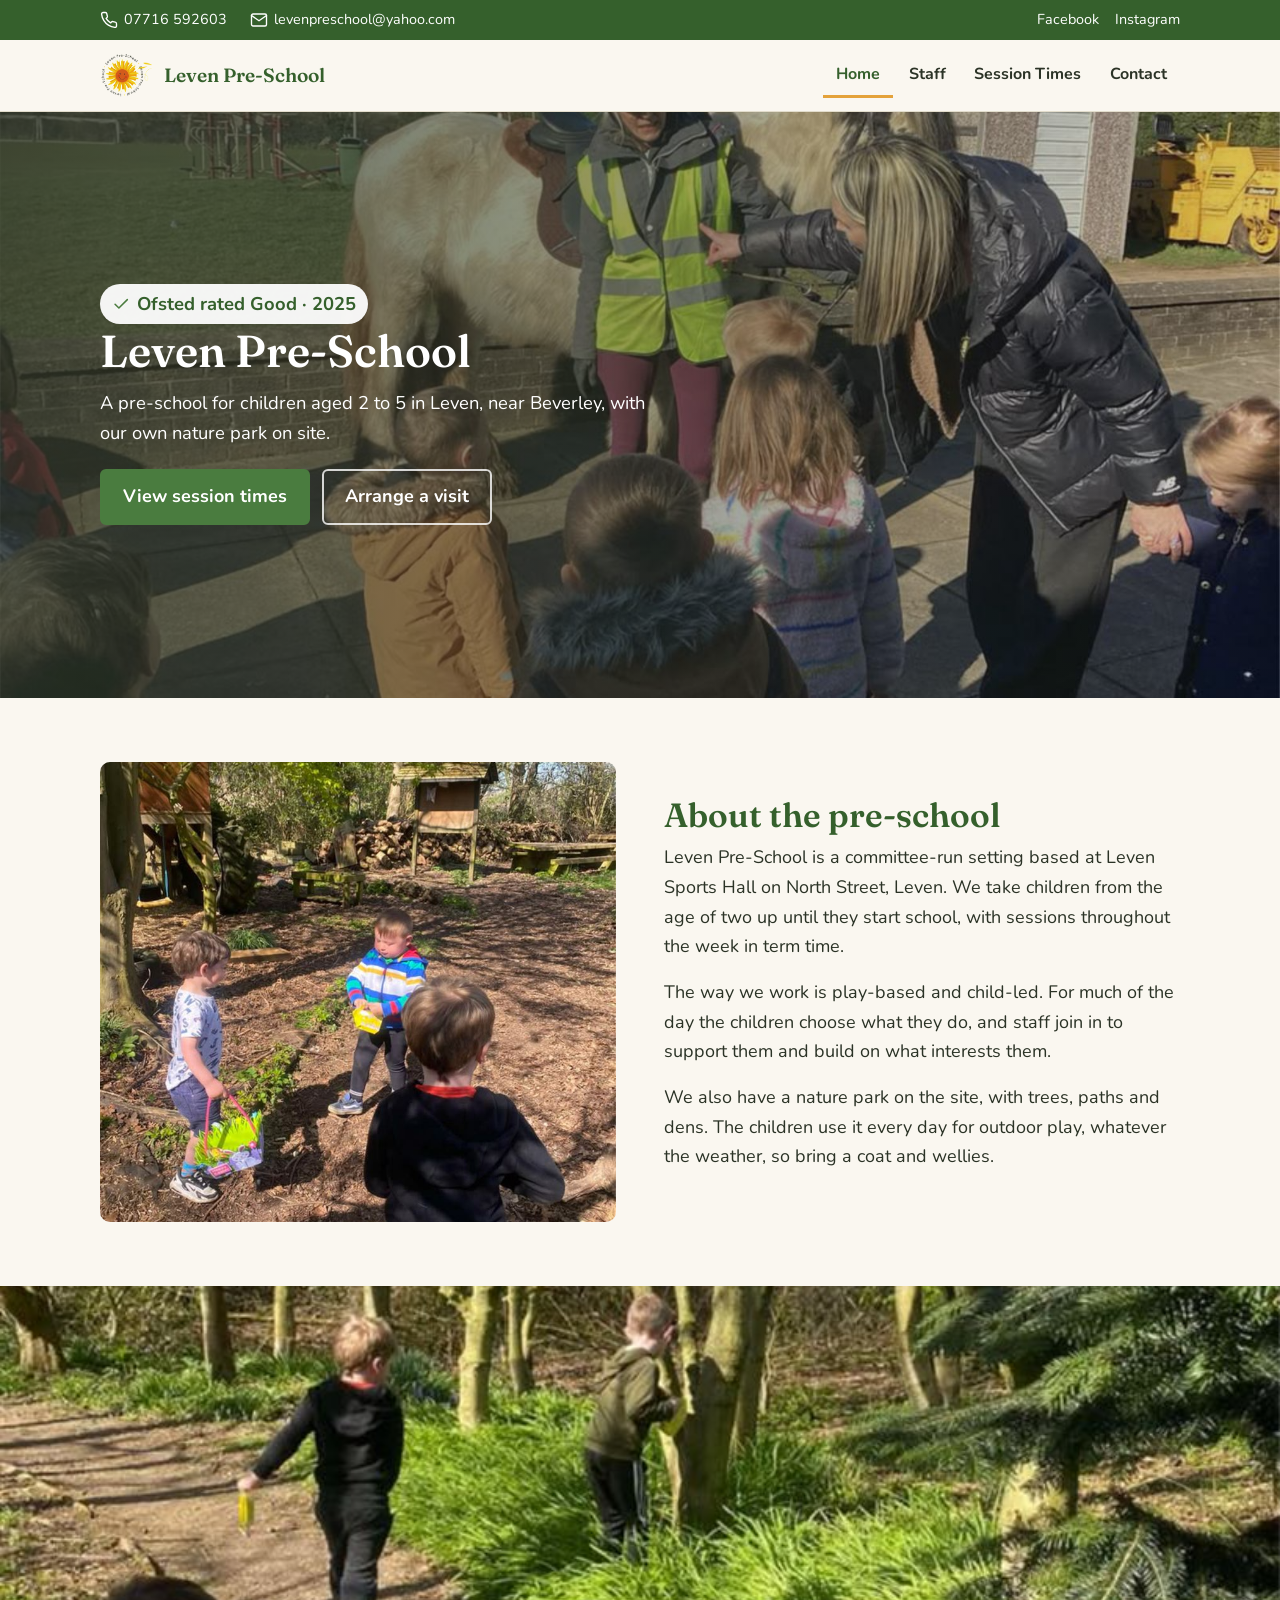
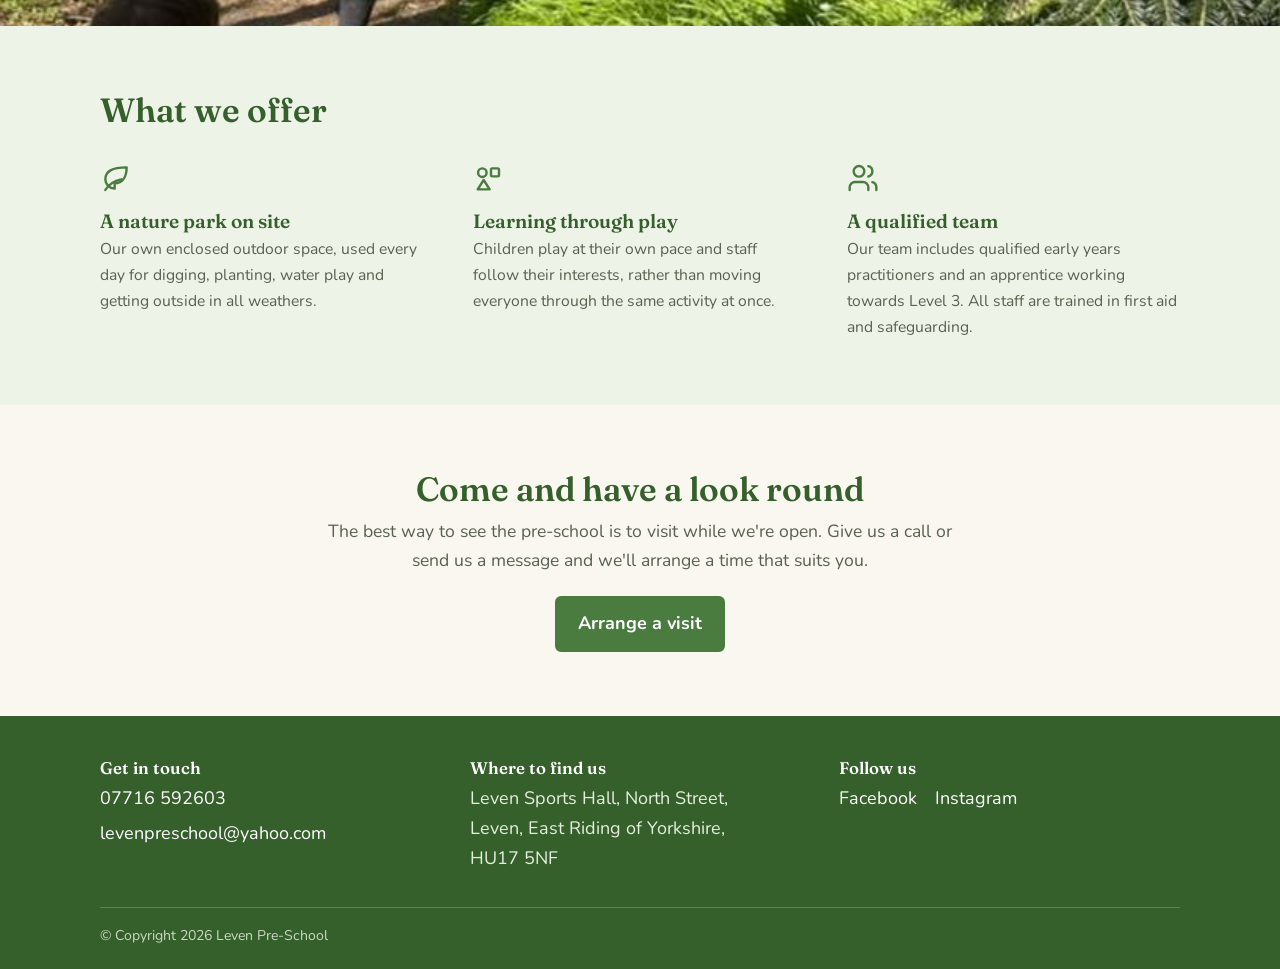
<file: index.html>
<!DOCTYPE html>
<html lang="en-GB">
<head>
<meta charset="UTF-8">
<meta name="viewport" content="width=device-width, initial-scale=1.0">
<title>Leven Pre-School | Leven, East Yorkshire</title>
<meta name="description" content="Leven Pre-School is a committee-run pre-school in Leven, near Beverley, for children aged 2 to 5, with its own nature park on site.">
<link rel="icon" type="image/png" href="assets/favicon.png">
<link rel="preconnect" href="https://fonts.googleapis.com">
<link rel="preconnect" href="https://fonts.gstatic.com" crossorigin>
<link href="https://fonts.googleapis.com/css2?family=Fraunces:opsz,wght@9..144,500;9..144,600&family=Nunito:wght@400;600;700&display=swap" rel="stylesheet">
<link rel="stylesheet" href="style.css">
</head>
<body>

<div class="topbar">
  <div class="wrap">
    <div class="tb-contact">
      <a href="tel:07716592603"><svg class="ico" viewBox="0 0 24 24" fill="none" stroke="currentColor" stroke-width="1.8" stroke-linecap="round" stroke-linejoin="round" aria-hidden="true"><path d="M22 16.92v3a2 2 0 0 1-2.18 2 19.8 19.8 0 0 1-8.63-3.07 19.5 19.5 0 0 1-6-6 19.8 19.8 0 0 1-3.07-8.67A2 2 0 0 1 4.11 2h3a2 2 0 0 1 2 1.72c.13.96.36 1.9.7 2.81a2 2 0 0 1-.45 2.11L8.09 9.91a16 16 0 0 0 6 6l1.27-1.27a2 2 0 0 1 2.11-.45c.9.34 1.85.57 2.81.7A2 2 0 0 1 22 16.92z"/></svg>07716 592603</a>
      <a href="mailto:levenpreschool@yahoo.com"><svg class="ico" viewBox="0 0 24 24" fill="none" stroke="currentColor" stroke-width="1.8" stroke-linecap="round" stroke-linejoin="round" aria-hidden="true"><rect x="2" y="4" width="20" height="16" rx="2"/><path d="m2 6 10 7 10-7"/></svg>levenpreschool@yahoo.com</a>
    </div>
    <div class="tb-social">
      <a href="https://www.facebook.com/share/1BSi1CAocH/" target="_blank" rel="noopener">Facebook</a>
      <a href="https://www.instagram.com/levenpreschool" target="_blank" rel="noopener">Instagram</a>
    </div>
  </div>
</div>

<header class="site">
  <div class="wrap">
    <a class="brand" href="index.html">
      <img src="assets/logo.png" alt="Leven Pre-School logo">
      <b>Leven Pre-School</b>
    </a>
    <button class="nav-toggle" aria-label="Open menu" aria-expanded="false" aria-controls="menu"><span></span><span></span><span></span></button>
    <nav class="main" aria-label="Main">
      <ul id="menu">
        <li><a href="index.html" class="active" aria-current="page">Home</a></li>
        <li><a href="staff.html">Staff</a></li>
        <li><a href="session-times.html">Session Times</a></li>
        <li><a href="contact.html">Contact</a></li>
      </ul>
    </nav>
  </div>
</header>

<main>
<section class="hero">
  <img src="assets/hero.jpg" alt="A group of pre-school children meeting a pony outdoors with two members of staff">
  <div class="overlay">
    <div class="wrap">
      <div class="hero-text">
        <p class="hero-badge"><svg class="ico" viewBox="0 0 24 24" fill="none" stroke="currentColor" stroke-width="2" stroke-linecap="round" stroke-linejoin="round" aria-hidden="true"><path d="M20 6 9 17l-5-5"/></svg>Ofsted rated Good · 2025</p>
        <h1>Leven Pre-School</h1>
        <p>A pre-school for children aged 2 to 5 in Leven, near Beverley, with our own nature park on site.</p>
        <div class="btn-row">
          <a class="btn" href="session-times.html">View session times</a>
          <a class="btn btn-outline on-dark" href="contact.html">Arrange a visit</a>
        </div>
      </div>
    </div>
  </div>
</section>

<section class="section">
  <div class="wrap split">
    <img src="assets/welcome.jpg" alt="Children playing among trees and wooden dens in the pre-school's nature park">
    <div>
      <h2>About the pre-school</h2>
      <p>Leven Pre-School is a committee-run setting based at Leven Sports Hall on North Street, Leven. We take children from the age of two up until they start school, with sessions throughout the week in term time.</p>
      <p>The way we work is play-based and child-led. For much of the day the children choose what they do, and staff join in to support them and build on what interests them.</p>
      <p>We also have a nature park on the site, with trees, paths and dens. The children use it every day for outdoor play, whatever the weather, so bring a coat and wellies.</p>
    </div>
  </div>
</section>

<section class="band">
  <img src="assets/nature.jpg" alt="Children walking along a woodland path in the nature park on a sunny day">
</section>

<section class="section section--tint">
  <div class="wrap">
    <h2>What we offer</h2>
    <div class="features">
      <div class="feature">
        <svg class="ico" viewBox="0 0 24 24" fill="none" stroke="currentColor" stroke-width="1.8" stroke-linecap="round" stroke-linejoin="round" aria-hidden="true"><path d="M11 20A7 7 0 0 1 4 13C4 7 9 4 20 4c0 7-3 12-9 12z"/><path d="M4 21c3-5 7-7 12-8"/></svg>
        <h3>A nature park on site</h3>
        <p>Our own enclosed outdoor space, used every day for digging, planting, water play and getting outside in all weathers.</p>
      </div>
      <div class="feature">
        <svg class="ico" viewBox="0 0 24 24" fill="none" stroke="currentColor" stroke-width="1.8" stroke-linecap="round" stroke-linejoin="round" aria-hidden="true"><circle cx="7" cy="8" r="3.2"/><rect x="13.5" y="4.8" width="6" height="6" rx="1"/><path d="M8 13.5 12.5 20.5h-9z"/></svg>
        <h3>Learning through play</h3>
        <p>Children play at their own pace and staff follow their interests, rather than moving everyone through the same activity at once.</p>
      </div>
      <div class="feature">
        <svg class="ico" viewBox="0 0 24 24" fill="none" stroke="currentColor" stroke-width="1.8" stroke-linecap="round" stroke-linejoin="round" aria-hidden="true"><path d="M16 21v-2a4 4 0 0 0-4-4H6a4 4 0 0 0-4 4v2"/><circle cx="9" cy="7" r="4"/><path d="M22 21v-2a4 4 0 0 0-3-3.87"/><path d="M16 3.13a4 4 0 0 1 0 7.75"/></svg>
        <h3>A qualified team</h3>
        <p>Our team includes qualified early years practitioners and an apprentice working towards Level 3. All staff are trained in first aid and safeguarding.</p>
      </div>
    </div>
  </div>
</section>

<section class="section">
  <div class="wrap measure center">
    <h2>Come and have a look round</h2>
    <p class="lead center">The best way to see the pre-school is to visit while we're open. Give us a call or send us a message and we'll arrange a time that suits you.</p>
    <div class="btn-row center">
      <a class="btn" href="contact.html">Arrange a visit</a>
    </div>
  </div>
</section>
</main>

<footer class="site">
  <div class="wrap">
    <div class="cols">
      <div>
        <h3>Get in touch</h3>
        <p><a href="tel:07716592603">07716 592603</a></p>
        <p><a href="mailto:levenpreschool@yahoo.com">levenpreschool@yahoo.com</a></p>
      </div>
      <div>
        <h3>Where to find us</h3>
        <p>Leven Sports Hall, North Street,<br>Leven, East Riding of Yorkshire,<br>HU17 5NF</p>
      </div>
      <div>
        <h3>Follow us</h3>
        <p class="foot-social"><a href="https://www.facebook.com/share/1BSi1CAocH/" target="_blank" rel="noopener">Facebook</a><a href="https://www.instagram.com/levenpreschool" target="_blank" rel="noopener">Instagram</a></p>
      </div>
    </div>
    <div class="copyright">© Copyright 2026 Leven Pre-School</div>
  </div>
</footer>

<script src="nav.js"></script>
</body>
</html>
</file>
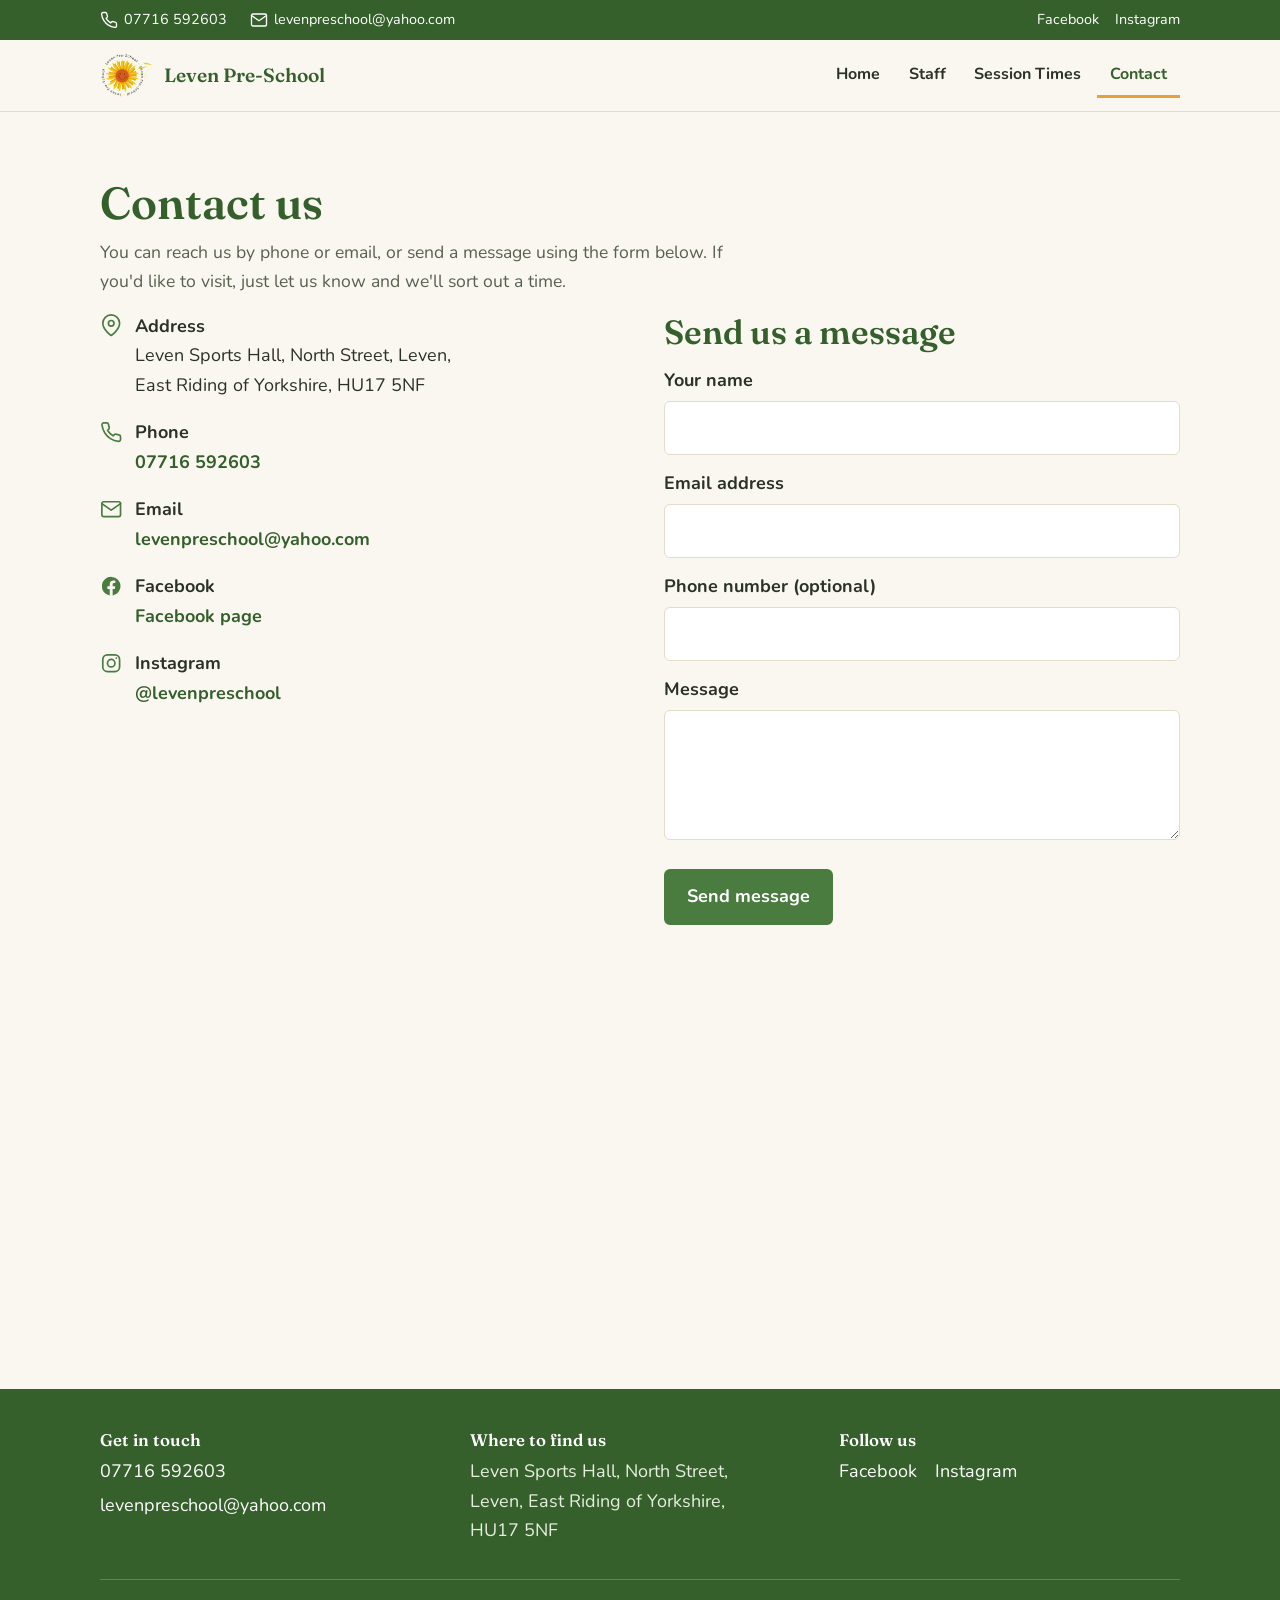
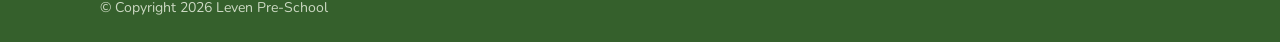
<file: contact.html>
<!DOCTYPE html>
<html lang="en-GB">
<head>
<meta charset="UTF-8">
<meta name="viewport" content="width=device-width, initial-scale=1.0">
<title>Contact | Leven Pre-School</title>
<meta name="description" content="Contact Leven Pre-School in Leven, East Riding of Yorkshire. Call, email or send us a message.">
<link rel="icon" type="image/png" href="assets/favicon.png">
<link rel="preconnect" href="https://fonts.googleapis.com">
<link rel="preconnect" href="https://fonts.gstatic.com" crossorigin>
<link href="https://fonts.googleapis.com/css2?family=Fraunces:opsz,wght@9..144,500;9..144,600&family=Nunito:wght@400;600;700&display=swap" rel="stylesheet">
<link rel="stylesheet" href="style.css">
</head>
<body>

<div class="topbar">
  <div class="wrap">
    <div class="tb-contact">
      <a href="tel:07716592603"><svg class="ico" viewBox="0 0 24 24" fill="none" stroke="currentColor" stroke-width="1.8" stroke-linecap="round" stroke-linejoin="round" aria-hidden="true"><path d="M22 16.92v3a2 2 0 0 1-2.18 2 19.8 19.8 0 0 1-8.63-3.07 19.5 19.5 0 0 1-6-6 19.8 19.8 0 0 1-3.07-8.67A2 2 0 0 1 4.11 2h3a2 2 0 0 1 2 1.72c.13.96.36 1.9.7 2.81a2 2 0 0 1-.45 2.11L8.09 9.91a16 16 0 0 0 6 6l1.27-1.27a2 2 0 0 1 2.11-.45c.9.34 1.85.57 2.81.7A2 2 0 0 1 22 16.92z"/></svg>07716 592603</a>
      <a href="mailto:levenpreschool@yahoo.com"><svg class="ico" viewBox="0 0 24 24" fill="none" stroke="currentColor" stroke-width="1.8" stroke-linecap="round" stroke-linejoin="round" aria-hidden="true"><rect x="2" y="4" width="20" height="16" rx="2"/><path d="m2 6 10 7 10-7"/></svg>levenpreschool@yahoo.com</a>
    </div>
    <div class="tb-social">
      <a href="https://www.facebook.com/share/1BSi1CAocH/" target="_blank" rel="noopener">Facebook</a>
      <a href="https://www.instagram.com/levenpreschool" target="_blank" rel="noopener">Instagram</a>
    </div>
  </div>
</div>

<header class="site">
  <div class="wrap">
    <a class="brand" href="index.html">
      <img src="assets/logo.png" alt="Leven Pre-School logo">
      <b>Leven Pre-School</b>
    </a>
    <button class="nav-toggle" aria-label="Open menu" aria-expanded="false" aria-controls="menu"><span></span><span></span><span></span></button>
    <nav class="main" aria-label="Main">
      <ul id="menu">
        <li><a href="index.html">Home</a></li>
        <li><a href="staff.html">Staff</a></li>
        <li><a href="session-times.html">Session Times</a></li>
        <li><a href="contact.html" class="active" aria-current="page">Contact</a></li>
      </ul>
    </nav>
  </div>
</header>

<main>
<section class="section">
  <div class="wrap">
    <h1>Contact us</h1>
    <p class="lead">You can reach us by phone or email, or send a message using the form below. If you'd like to visit, just let us know and we'll sort out a time.</p>

    <div class="contact-grid">
      <div>
        <ul class="info-list">
          <li>
            <svg class="ico" viewBox="0 0 24 24" fill="none" stroke="currentColor" stroke-width="1.8" stroke-linecap="round" stroke-linejoin="round" aria-hidden="true"><path d="M21 10c0 7-9 13-9 13s-9-6-9-13a9 9 0 0 1 18 0z"/><circle cx="12" cy="10" r="3"/></svg>
            <div><span class="label">Address</span>Leven Sports Hall, North Street, Leven,<br>East Riding of Yorkshire, HU17 5NF</div>
          </li>
          <li>
            <svg class="ico" viewBox="0 0 24 24" fill="none" stroke="currentColor" stroke-width="1.8" stroke-linecap="round" stroke-linejoin="round" aria-hidden="true"><path d="M22 16.92v3a2 2 0 0 1-2.18 2 19.8 19.8 0 0 1-8.63-3.07 19.5 19.5 0 0 1-6-6 19.8 19.8 0 0 1-3.07-8.67A2 2 0 0 1 4.11 2h3a2 2 0 0 1 2 1.72c.13.96.36 1.9.7 2.81a2 2 0 0 1-.45 2.11L8.09 9.91a16 16 0 0 0 6 6l1.27-1.27a2 2 0 0 1 2.11-.45c.9.34 1.85.57 2.81.7A2 2 0 0 1 22 16.92z"/></svg>
            <div><span class="label">Phone</span><a href="tel:07716592603">07716 592603</a></div>
          </li>
          <li>
            <svg class="ico" viewBox="0 0 24 24" fill="none" stroke="currentColor" stroke-width="1.8" stroke-linecap="round" stroke-linejoin="round" aria-hidden="true"><rect x="2" y="4" width="20" height="16" rx="2"/><path d="m2 6 10 7 10-7"/></svg>
            <div><span class="label">Email</span><a href="mailto:levenpreschool@yahoo.com">levenpreschool@yahoo.com</a></div>
          </li>
          <li>
            <svg class="ico" viewBox="0 0 24 24" fill="currentColor" aria-hidden="true"><path d="M22 12a10 10 0 1 0-11.56 9.88v-6.99H7.9V12h2.54V9.8c0-2.5 1.49-3.89 3.77-3.89 1.09 0 2.24.2 2.24.2v2.46h-1.26c-1.24 0-1.63.77-1.63 1.56V12h2.78l-.44 2.89h-2.34v6.99A10 10 0 0 0 22 12z"/></svg>
            <div><span class="label">Facebook</span><a href="https://www.facebook.com/share/1BSi1CAocH/" target="_blank" rel="noopener">Facebook page</a></div>
          </li>
          <li>
            <svg class="ico" viewBox="0 0 24 24" fill="none" stroke="currentColor" stroke-width="1.8" stroke-linecap="round" stroke-linejoin="round" aria-hidden="true"><rect x="3" y="3" width="18" height="18" rx="5"/><circle cx="12" cy="12" r="4"/><circle cx="17.5" cy="6.5" r="1" fill="currentColor" stroke="none"/></svg>
            <div><span class="label">Instagram</span><a href="https://www.instagram.com/levenpreschool" target="_blank" rel="noopener">@levenpreschool</a></div>
          </li>
        </ul>
      </div>

      <form class="contact" id="contact-form" novalidate>
        <h2>Send us a message</h2>
        <label for="name">Your name</label>
        <input type="text" id="name" name="name" autocomplete="name" required>

        <label for="email">Email address</label>
        <input type="email" id="email" name="email" autocomplete="email" required>

        <label for="phone">Phone number (optional)</label>
        <input type="tel" id="phone" name="phone" autocomplete="tel">

        <label for="message">Message</label>
        <textarea id="message" name="message" required></textarea>

        <div class="hp" aria-hidden="true"><label>Leave this field empty<input type="text" name="_gotcha" tabindex="-1" autocomplete="off"></label></div>

        <button class="btn" type="submit">Send message</button>
        <p class="form-status" id="form-status" role="status" aria-live="polite"></p>
      </form>
    </div>
  </div>
</section>

<section class="map" aria-label="Map showing the location of Leven Pre-School">
  <!-- Map: replace the src below with the embed link from Google Maps (Share > Embed a map > copy the src URL) when you have it. -->
  <iframe
    title="Map showing the location of Leven Pre-School"
    src="https://www.google.com/maps?q=Leven+Sports+Hall+North+Street+Leven+HU17+5NF&output=embed"
    loading="lazy" referrerpolicy="no-referrer-when-downgrade"></iframe>
</section>
</main>

<footer class="site">
  <div class="wrap">
    <div class="cols">
      <div>
        <h3>Get in touch</h3>
        <p><a href="tel:07716592603">07716 592603</a></p>
        <p><a href="mailto:levenpreschool@yahoo.com">levenpreschool@yahoo.com</a></p>
      </div>
      <div>
        <h3>Where to find us</h3>
        <p>Leven Sports Hall, North Street,<br>Leven, East Riding of Yorkshire,<br>HU17 5NF</p>
      </div>
      <div>
        <h3>Follow us</h3>
        <p class="foot-social"><a href="https://www.facebook.com/share/1BSi1CAocH/" target="_blank" rel="noopener">Facebook</a><a href="https://www.instagram.com/levenpreschool" target="_blank" rel="noopener">Instagram</a></p>
      </div>
    </div>
    <div class="copyright">© Copyright 2026 Leven Pre-School</div>
  </div>
</footer>

<script src="nav.js"></script>
<script>
(function(){
  // Contact form.
  // To send messages online, paste your Formspree endpoint between the quotes below
  // (sign up free at formspree.io, create a form, copy its endpoint, e.g. "https://formspree.io/f/abcdwxyz").
  // While this is empty, the form falls back to opening the visitor's own email app.
  var FORMSPREE_ENDPOINT = "";
  var EMAIL = "levenpreschool@yahoo.com";

  var form = document.getElementById('contact-form');
  var statusEl = document.getElementById('form-status');

  function setStatus(msg, type){ statusEl.textContent = msg; statusEl.className = 'form-status ' + type; }

  form.addEventListener('submit', function(e){
    e.preventDefault();
    if (!form.checkValidity()) { form.reportValidity(); return; }

    var data = new FormData(form);
    var name = (data.get('name') || '').trim();
    var email = (data.get('email') || '').trim();
    var phone = (data.get('phone') || '').trim();
    var message = (data.get('message') || '').trim();

    function openEmailApp(){
      var subject = 'Website enquiry from ' + name;
      var body = 'Name: ' + name + '\nEmail: ' + email + (phone ? '\nPhone: ' + phone : '') + '\n\n' + message;
      window.location.href = 'mailto:' + EMAIL +
        '?subject=' + encodeURIComponent(subject) + '&body=' + encodeURIComponent(body);
      setStatus('Your email app should now open with your message ready. It has not been sent yet. Please press send in your email app. If nothing opened, email us directly at ' + EMAIL + '.', 'info');
    }

    if (FORMSPREE_ENDPOINT) {
      setStatus('Sending your message…', 'info');
      fetch(FORMSPREE_ENDPOINT, { method: 'POST', body: data, headers: { 'Accept': 'application/json' } })
        .then(function(r){
          if (r.ok) { form.reset(); setStatus('Thanks, your message has been sent. We\'ll get back to you soon.', 'success'); }
          else { openEmailApp(); }
        })
        .catch(function(){ openEmailApp(); });
    } else {
      openEmailApp();
    }
  });
})();
</script>
</body>
</html>
</file>
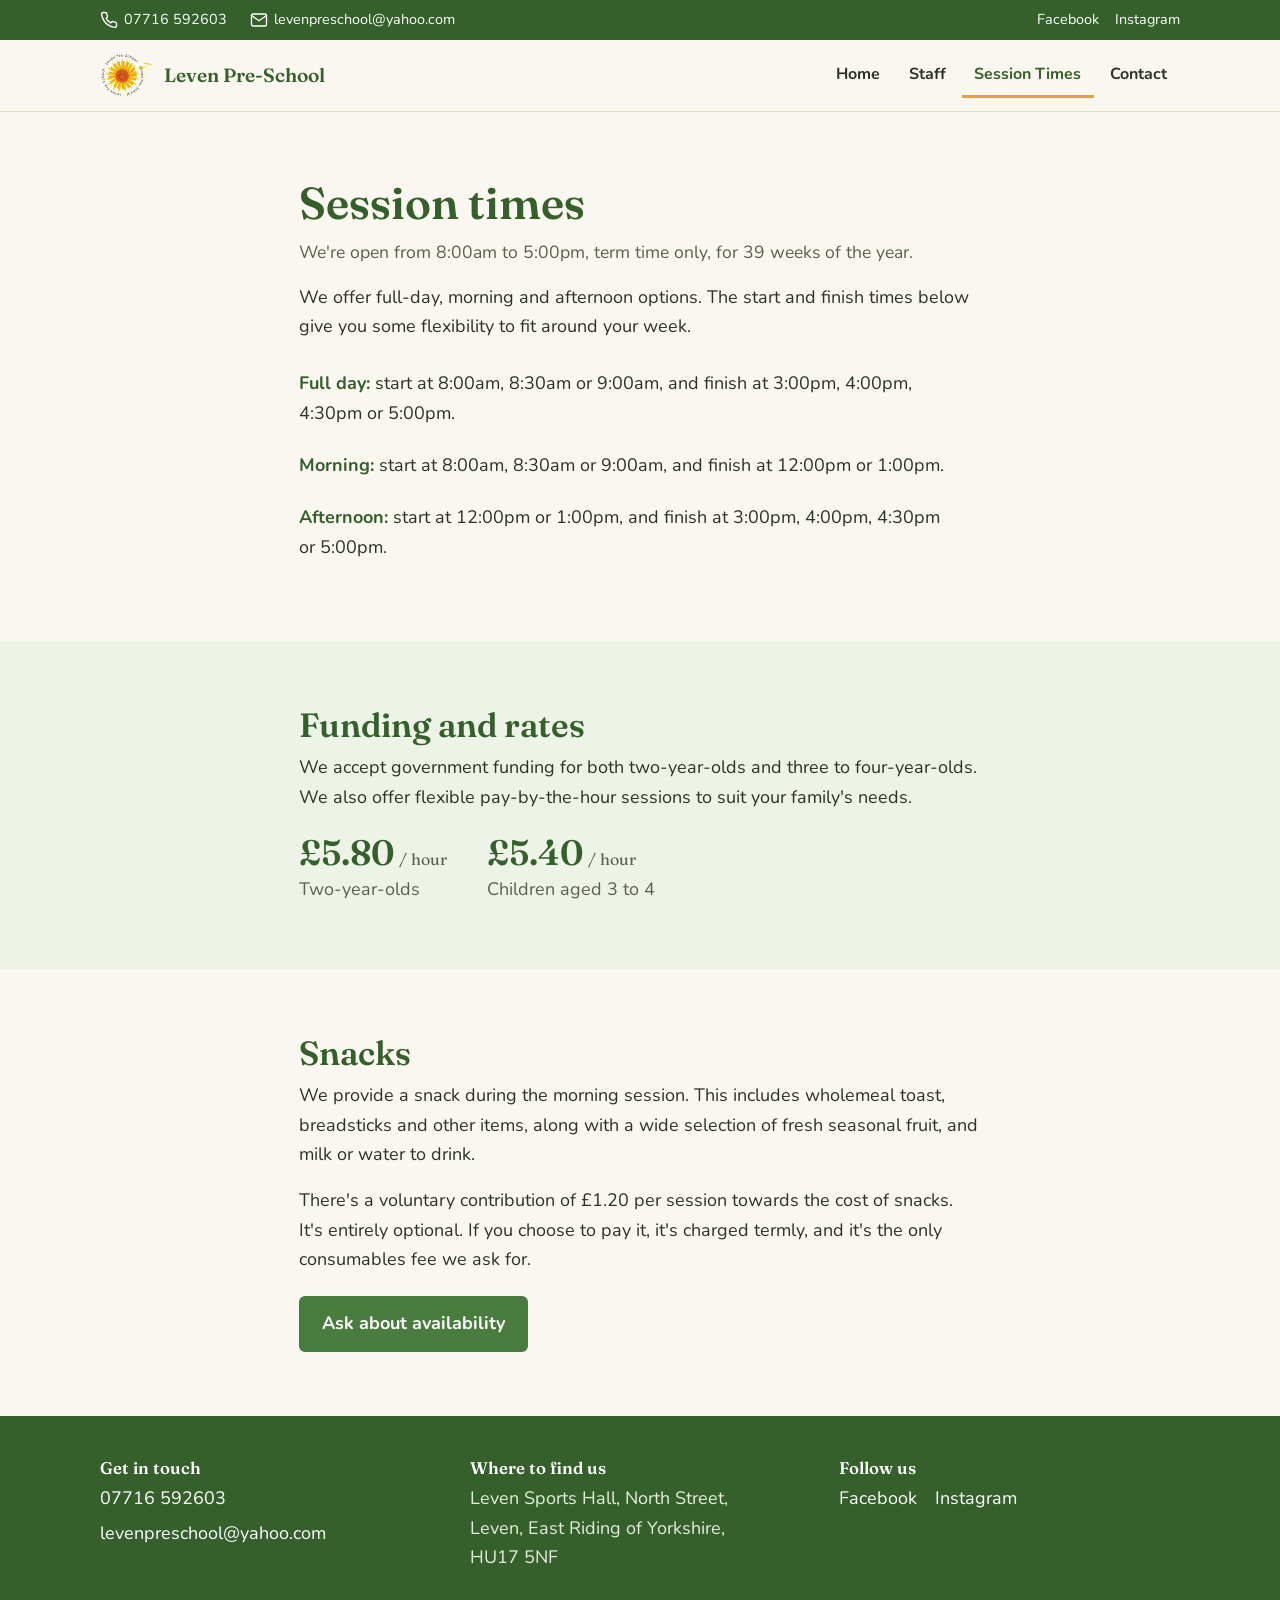
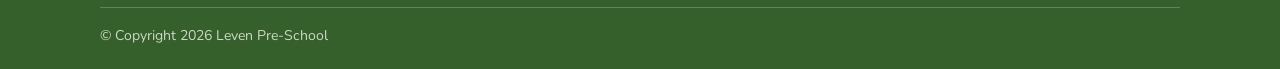
<file: session-times.html>
<!DOCTYPE html>
<html lang="en-GB">
<head>
<meta charset="UTF-8">
<meta name="viewport" content="width=device-width, initial-scale=1.0">
<title>Session Times | Leven Pre-School</title>
<meta name="description" content="Session times, funding and rates at Leven Pre-School. Open 8:00am to 5:00pm, term time only, with day, morning and afternoon options.">
<link rel="icon" type="image/png" href="assets/favicon.png">
<link rel="preconnect" href="https://fonts.googleapis.com">
<link rel="preconnect" href="https://fonts.gstatic.com" crossorigin>
<link href="https://fonts.googleapis.com/css2?family=Fraunces:opsz,wght@9..144,500;9..144,600&family=Nunito:wght@400;600;700&display=swap" rel="stylesheet">
<link rel="stylesheet" href="style.css">
</head>
<body>

<div class="topbar">
  <div class="wrap">
    <div class="tb-contact">
      <a href="tel:07716592603"><svg class="ico" viewBox="0 0 24 24" fill="none" stroke="currentColor" stroke-width="1.8" stroke-linecap="round" stroke-linejoin="round" aria-hidden="true"><path d="M22 16.92v3a2 2 0 0 1-2.18 2 19.8 19.8 0 0 1-8.63-3.07 19.5 19.5 0 0 1-6-6 19.8 19.8 0 0 1-3.07-8.67A2 2 0 0 1 4.11 2h3a2 2 0 0 1 2 1.72c.13.96.36 1.9.7 2.81a2 2 0 0 1-.45 2.11L8.09 9.91a16 16 0 0 0 6 6l1.27-1.27a2 2 0 0 1 2.11-.45c.9.34 1.85.57 2.81.7A2 2 0 0 1 22 16.92z"/></svg>07716 592603</a>
      <a href="mailto:levenpreschool@yahoo.com"><svg class="ico" viewBox="0 0 24 24" fill="none" stroke="currentColor" stroke-width="1.8" stroke-linecap="round" stroke-linejoin="round" aria-hidden="true"><rect x="2" y="4" width="20" height="16" rx="2"/><path d="m2 6 10 7 10-7"/></svg>levenpreschool@yahoo.com</a>
    </div>
    <div class="tb-social">
      <a href="https://www.facebook.com/share/1BSi1CAocH/" target="_blank" rel="noopener">Facebook</a>
      <a href="https://www.instagram.com/levenpreschool" target="_blank" rel="noopener">Instagram</a>
    </div>
  </div>
</div>

<header class="site">
  <div class="wrap">
    <a class="brand" href="index.html">
      <img src="assets/logo.png" alt="Leven Pre-School logo">
      <b>Leven Pre-School</b>
    </a>
    <button class="nav-toggle" aria-label="Open menu" aria-expanded="false" aria-controls="menu"><span></span><span></span><span></span></button>
    <nav class="main" aria-label="Main">
      <ul id="menu">
        <li><a href="index.html">Home</a></li>
        <li><a href="staff.html">Staff</a></li>
        <li><a href="session-times.html" class="active" aria-current="page">Session Times</a></li>
        <li><a href="contact.html">Contact</a></li>
      </ul>
    </nav>
  </div>
</header>

<main>
<section class="section">
  <div class="wrap measure">
    <h1>Session times</h1>
    <p class="lead">We're open from 8:00am to 5:00pm, term time only, for 39 weeks of the year.</p>
    <p>We offer full-day, morning and afternoon options. The start and finish times below give you some flexibility to fit around your week.</p>

    <ul class="time-list">
      <li><b>Full day:</b> start at 8:00am, 8:30am or 9:00am, and finish at 3:00pm, 4:00pm, 4:30pm or 5:00pm.</li>
      <li><b>Morning:</b> start at 8:00am, 8:30am or 9:00am, and finish at 12:00pm or 1:00pm.</li>
      <li><b>Afternoon:</b> start at 12:00pm or 1:00pm, and finish at 3:00pm, 4:00pm, 4:30pm or 5:00pm.</li>
    </ul>
  </div>
</section>

<section class="section section--tint">
  <div class="wrap measure">
    <h2>Funding and rates</h2>
    <p>We accept government funding for both two-year-olds and three to four-year-olds. We also offer flexible pay-by-the-hour sessions to suit your family's needs.</p>
    <div class="rates">
      <div class="rate">
        <div class="fig">£5.80<span> / hour</span></div>
        <p>Two-year-olds</p>
      </div>
      <div class="rate">
        <div class="fig">£5.40<span> / hour</span></div>
        <p>Children aged 3 to 4</p>
      </div>
    </div>
  </div>
</section>

<section class="section">
  <div class="wrap measure">
    <h2>Snacks</h2>
    <p>We provide a snack during the morning session. This includes wholemeal toast, breadsticks and other items, along with a wide selection of fresh seasonal fruit, and milk or water to drink.</p>
    <p>There's a voluntary contribution of £1.20 per session towards the cost of snacks. It's entirely optional. If you choose to pay it, it's charged termly, and it's the only consumables fee we ask for.</p>
    <div class="btn-row">
      <a class="btn" href="contact.html">Ask about availability</a>
    </div>
  </div>
</section>
</main>

<footer class="site">
  <div class="wrap">
    <div class="cols">
      <div>
        <h3>Get in touch</h3>
        <p><a href="tel:07716592603">07716 592603</a></p>
        <p><a href="mailto:levenpreschool@yahoo.com">levenpreschool@yahoo.com</a></p>
      </div>
      <div>
        <h3>Where to find us</h3>
        <p>Leven Sports Hall, North Street,<br>Leven, East Riding of Yorkshire,<br>HU17 5NF</p>
      </div>
      <div>
        <h3>Follow us</h3>
        <p class="foot-social"><a href="https://www.facebook.com/share/1BSi1CAocH/" target="_blank" rel="noopener">Facebook</a><a href="https://www.instagram.com/levenpreschool" target="_blank" rel="noopener">Instagram</a></p>
      </div>
    </div>
    <div class="copyright">© Copyright 2026 Leven Pre-School</div>
  </div>
</footer>

<script src="nav.js"></script>
</body>
</html>
</file>
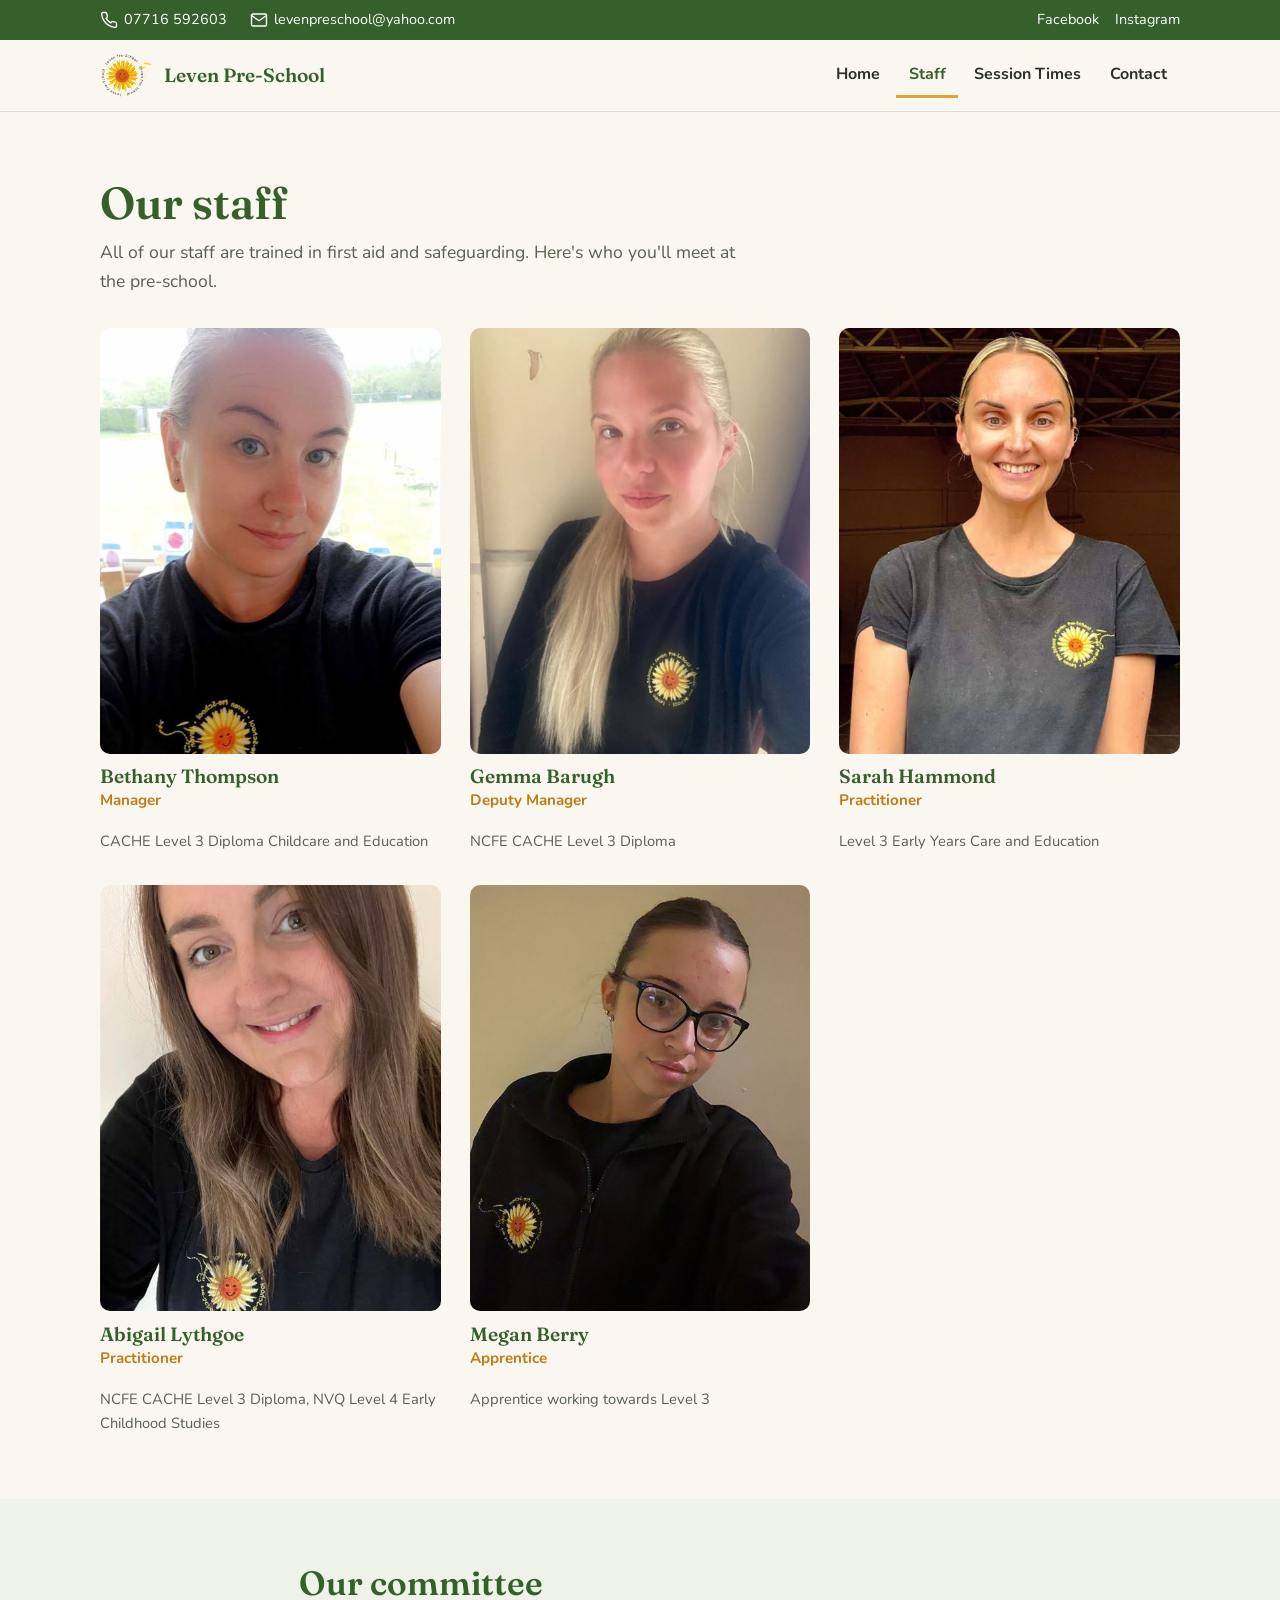
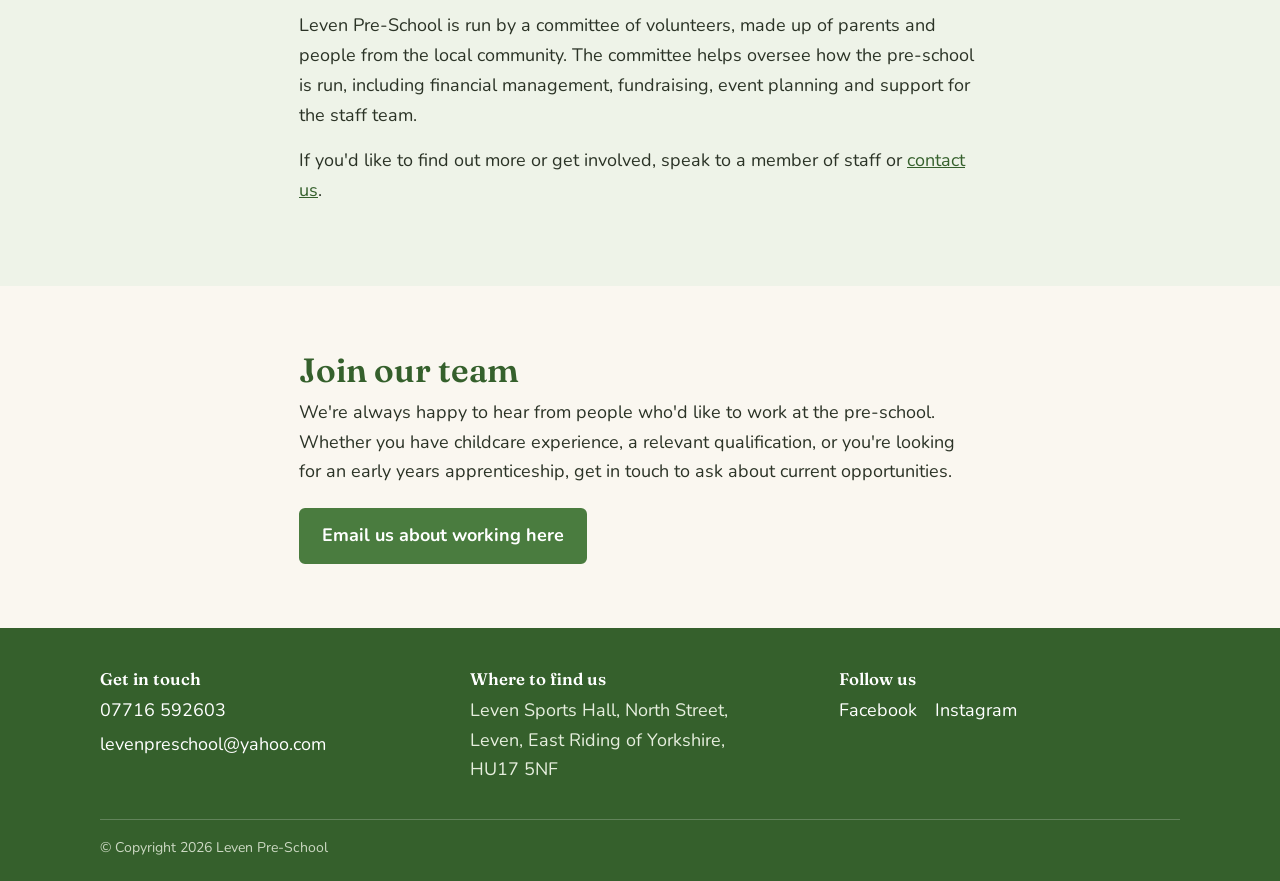
<file: staff.html>
<!DOCTYPE html>
<html lang="en-GB">
<head>
<meta charset="UTF-8">
<meta name="viewport" content="width=device-width, initial-scale=1.0">
<title>Staff | Leven Pre-School</title>
<meta name="description" content="Meet the staff team at Leven Pre-School. All of our staff are trained in first aid and safeguarding.">
<link rel="icon" type="image/png" href="assets/favicon.png">
<link rel="preconnect" href="https://fonts.googleapis.com">
<link rel="preconnect" href="https://fonts.gstatic.com" crossorigin>
<link href="https://fonts.googleapis.com/css2?family=Fraunces:opsz,wght@9..144,500;9..144,600&family=Nunito:wght@400;600;700&display=swap" rel="stylesheet">
<link rel="stylesheet" href="style.css">
</head>
<body>

<div class="topbar">
  <div class="wrap">
    <div class="tb-contact">
      <a href="tel:07716592603"><svg class="ico" viewBox="0 0 24 24" fill="none" stroke="currentColor" stroke-width="1.8" stroke-linecap="round" stroke-linejoin="round" aria-hidden="true"><path d="M22 16.92v3a2 2 0 0 1-2.18 2 19.8 19.8 0 0 1-8.63-3.07 19.5 19.5 0 0 1-6-6 19.8 19.8 0 0 1-3.07-8.67A2 2 0 0 1 4.11 2h3a2 2 0 0 1 2 1.72c.13.96.36 1.9.7 2.81a2 2 0 0 1-.45 2.11L8.09 9.91a16 16 0 0 0 6 6l1.27-1.27a2 2 0 0 1 2.11-.45c.9.34 1.85.57 2.81.7A2 2 0 0 1 22 16.92z"/></svg>07716 592603</a>
      <a href="mailto:levenpreschool@yahoo.com"><svg class="ico" viewBox="0 0 24 24" fill="none" stroke="currentColor" stroke-width="1.8" stroke-linecap="round" stroke-linejoin="round" aria-hidden="true"><rect x="2" y="4" width="20" height="16" rx="2"/><path d="m2 6 10 7 10-7"/></svg>levenpreschool@yahoo.com</a>
    </div>
    <div class="tb-social">
      <a href="https://www.facebook.com/share/1BSi1CAocH/" target="_blank" rel="noopener">Facebook</a>
      <a href="https://www.instagram.com/levenpreschool" target="_blank" rel="noopener">Instagram</a>
    </div>
  </div>
</div>

<header class="site">
  <div class="wrap">
    <a class="brand" href="index.html">
      <img src="assets/logo.png" alt="Leven Pre-School logo">
      <b>Leven Pre-School</b>
    </a>
    <button class="nav-toggle" aria-label="Open menu" aria-expanded="false" aria-controls="menu"><span></span><span></span><span></span></button>
    <nav class="main" aria-label="Main">
      <ul id="menu">
        <li><a href="index.html">Home</a></li>
        <li><a href="staff.html" class="active" aria-current="page">Staff</a></li>
        <li><a href="session-times.html">Session Times</a></li>
        <li><a href="contact.html">Contact</a></li>
      </ul>
    </nav>
  </div>
</header>

<main>
<section class="section">
  <div class="wrap">
    <h1>Our staff</h1>
    <p class="lead">All of our staff are trained in first aid and safeguarding. Here's who you'll meet at the pre-school.</p>

    <div class="staff-grid">
      <div class="staff-card">
        <img src="assets/beth.jpg" alt="Bethany Thompson">
        <h3>Bethany Thompson</h3>
        <p class="role">Manager</p>
        <p class="qual">CACHE Level 3 Diploma Childcare and Education</p>
      </div>
      <div class="staff-card">
        <img src="assets/gem.jpg" alt="Gemma Barugh">
        <h3>Gemma Barugh</h3>
        <p class="role">Deputy Manager</p>
        <p class="qual">NCFE CACHE Level 3 Diploma</p>
      </div>
      <div class="staff-card">
        <img src="assets/sarah.jpg" alt="Sarah Hammond">
        <h3>Sarah Hammond</h3>
        <p class="role">Practitioner</p>
        <p class="qual">Level 3 Early Years Care and Education</p>
      </div>
      <div class="staff-card">
        <img src="assets/ab.jpg" alt="Abigail Lythgoe">
        <h3>Abigail Lythgoe</h3>
        <p class="role">Practitioner</p>
        <p class="qual">NCFE CACHE Level 3 Diploma, NVQ Level 4 Early Childhood Studies</p>
      </div>
      <div class="staff-card">
        <img src="assets/megan.jpg" alt="Megan Berry">
        <h3>Megan Berry</h3>
        <p class="role">Apprentice</p>
        <p class="qual">Apprentice working towards Level 3</p>
      </div>
    </div>
  </div>
</section>

<section class="section section--tint">
  <div class="wrap measure">
    <h2>Our committee</h2>
    <p>Leven Pre-School is run by a committee of volunteers, made up of parents and people from the local community. The committee helps oversee how the pre-school is run, including financial management, fundraising, event planning and support for the staff team.</p>
    <p>If you'd like to find out more or get involved, speak to a member of staff or <a href="contact.html">contact us</a>.</p>
  </div>
</section>

<section class="section">
  <div class="wrap measure">
    <h2>Join our team</h2>
    <p>We're always happy to hear from people who'd like to work at the pre-school. Whether you have childcare experience, a relevant qualification, or you're looking for an early years apprenticeship, get in touch to ask about current opportunities.</p>
    <div class="btn-row">
      <a class="btn" href="mailto:levenpreschool@yahoo.com?subject=Working%20at%20Leven%20Pre-School">Email us about working here</a>
    </div>
  </div>
</section>
</main>

<footer class="site">
  <div class="wrap">
    <div class="cols">
      <div>
        <h3>Get in touch</h3>
        <p><a href="tel:07716592603">07716 592603</a></p>
        <p><a href="mailto:levenpreschool@yahoo.com">levenpreschool@yahoo.com</a></p>
      </div>
      <div>
        <h3>Where to find us</h3>
        <p>Leven Sports Hall, North Street,<br>Leven, East Riding of Yorkshire,<br>HU17 5NF</p>
      </div>
      <div>
        <h3>Follow us</h3>
        <p class="foot-social"><a href="https://www.facebook.com/share/1BSi1CAocH/" target="_blank" rel="noopener">Facebook</a><a href="https://www.instagram.com/levenpreschool" target="_blank" rel="noopener">Instagram</a></p>
      </div>
    </div>
    <div class="copyright">© Copyright 2026 Leven Pre-School</div>
  </div>
</footer>

<script src="nav.js"></script>
</body>
</html>
</file>
<file: style.css>
/* Leven Pre-School: shared styles */
:root {
  --green: #4a7c3f;
  --green-dark: #35602c;
  --green-light: #eef3e8;
  --sun: #e4a23a;
  --sun-dark: #bd7d18;
  --ink: #2b3326;
  --muted: #58614f;
  --cream: #faf7f0;
  --white: #ffffff;
  --line: #e2dccb;
  --radius: 6px;
  --radius-img: 10px;
  --wrap: 1080px;
}

* { box-sizing: border-box; }
html { scroll-behavior: smooth; }
body {
  margin: 0;
  font-family: "Nunito", system-ui, -apple-system, "Segoe UI", Roboto, sans-serif;
  color: var(--ink);
  background: var(--cream);
  font-size: 18px;
  line-height: 1.65;
  overflow-wrap: break-word;
}

/* Respect users who prefer less motion */
@media (prefers-reduced-motion: reduce) {
  html { scroll-behavior: auto; }
  *, *::before, *::after { animation-duration: .01ms !important; animation-iteration-count: 1 !important; transition-duration: .01ms !important; }
}
h1, h2, h3 {
  font-family: "Fraunces", Georgia, "Times New Roman", serif;
  font-weight: 600;
  line-height: 1.2;
  color: var(--green-dark);
  margin: 0 0 .5rem;
}
h1 { font-size: clamp(2rem, 4.5vw, 2.8rem); }
h2 { font-size: clamp(1.5rem, 3.2vw, 2.1rem); }
h3 { font-size: 1.2rem; font-weight: 600; }
p { margin: 0 0 1rem; }
a { color: var(--green-dark); }
img { max-width: 100%; display: block; }
strong, b { font-weight: 700; }

.wrap { width: min(var(--wrap), 92%); margin-inline: auto; }
.lead { font-size: 1.1rem; color: var(--muted); max-width: 60ch; }
.center { text-align: center; }
.center.lead, .measure { margin-inline: auto; }
.measure { max-width: 62ch; }

/* Focus: visible for keyboard users everywhere */
:focus-visible { outline: 3px solid var(--sun); outline-offset: 2px; border-radius: 3px; }

/* Buttons */
.btn {
  display: inline-block;
  font: inherit;
  font-weight: 700;
  text-decoration: none;
  padding: .7rem 1.3rem;
  border-radius: var(--radius);
  border: 2px solid var(--green);
  background: var(--green);
  color: #fff;
  cursor: pointer;
  transition: background .15s ease, border-color .15s ease, color .15s ease;
}
.btn:hover { background: var(--green-dark); border-color: var(--green-dark); }
.btn-outline { background: transparent; color: var(--green-dark); }
.btn-outline:hover { background: var(--green-light); }
.btn-outline.on-dark { color: #fff; border-color: rgba(255,255,255,.8); }
.btn-outline.on-dark:hover { background: rgba(255,255,255,.15); }
.btn-row { display: flex; flex-wrap: wrap; gap: .8rem; margin-top: 1.3rem; }
.btn-row.center { justify-content: center; }

/* SVG icons */
.ico { width: 1.25em; height: 1.25em; flex: none; vertical-align: -.2em; }

/* Top contact bar */
.topbar { background: var(--green-dark); color: #fff; font-size: .9rem; }
.topbar .wrap { display: flex; flex-wrap: wrap; gap: .3rem 1.4rem; align-items: center; justify-content: space-between; padding: .5rem 0; }
.topbar a { color: #fff; text-decoration: none; display: inline-flex; align-items: center; gap: .4rem; }
.topbar a:hover { text-decoration: underline; }
.topbar .tb-contact { display: flex; flex-wrap: wrap; gap: .4rem 1.4rem; }
.topbar .tb-social { display: flex; gap: 1rem; }

/* Header + nav */
header.site { position: sticky; top: 0; z-index: 50; background: var(--cream); border-bottom: 1px solid var(--line); }
header.site .wrap { display: flex; align-items: center; justify-content: space-between; gap: 1rem; padding: .6rem 0; position: relative; }
.brand { display: flex; align-items: center; gap: .7rem; text-decoration: none; }
.brand img { height: 52px; width: auto; }
.brand b { font-family: "Fraunces", Georgia, serif; font-weight: 600; font-size: 1.2rem; color: var(--green-dark); }
nav.main ul { list-style: none; display: flex; gap: .2rem; margin: 0; padding: 0; }
nav.main a {
  text-decoration: none; color: var(--ink); font-weight: 700; font-size: 1rem;
  padding: .5rem .8rem; display: block; border-bottom: 3px solid transparent;
}
nav.main a:hover { color: var(--green-dark); }
nav.main a.active { color: var(--green-dark); border-bottom-color: var(--sun); }
.nav-toggle { display: none; background: none; border: 1px solid var(--line); border-radius: var(--radius); cursor: pointer; padding: .5rem .6rem; min-width: 44px; min-height: 44px; }
.nav-toggle span { display: block; width: 24px; height: 2.5px; background: var(--green-dark); border-radius: 2px; margin: 4px 0; }

@media (max-width: 760px) {
  .nav-toggle { display: block; }
  nav.main { position: absolute; top: 100%; left: 0; right: 0; background: var(--cream); border-bottom: 1px solid var(--line); display: none; }
  nav.main.open { display: block; }
  nav.main ul { flex-direction: column; padding: .4rem; }
  nav.main a { padding: .7rem .8rem; border-bottom: 1px solid var(--line); }
  nav.main a.active { border-bottom-color: var(--line); color: var(--green-dark); }
}

/* Hero */
.hero { position: relative; color: #fff; }
.hero img { width: 100%; height: auto; aspect-ratio: 1600 / 732; max-height: 72vh; object-fit: cover; display: block; }
.hero .overlay { position: absolute; inset: 0; background: linear-gradient(90deg, rgba(43,51,38,.8) 0%, rgba(43,51,38,.45) 55%, rgba(43,51,38,.15) 100%); display: flex; align-items: center; }
@media (max-width: 600px) { .hero img { aspect-ratio: auto; height: 62vh; min-height: 360px; object-position: 55% 40%; } }
.hero-text { max-width: 36rem; }
.hero-badge { display: inline-flex; align-items: center; gap: .4rem; background: rgba(255,255,255,.94); color: var(--green-dark); font-weight: 700; font-size: .85rem; padding: .3rem .75rem; border-radius: 999px; margin: 0 0 .9rem; }
.hero-badge .ico { width: 1em; height: 1em; color: var(--green); }
.hero-text h1 { color: #fff; margin-bottom: .6rem; }
.hero-text p { font-size: 1.15rem; margin: 0; }

/* Sections */
.section { padding: clamp(2.5rem, 6vw, 4rem) 0; }
.section--tint { background: var(--green-light); }

/* Intro / split with photo */
.split { display: grid; grid-template-columns: 1fr 1fr; gap: clamp(1.5rem, 4vw, 3rem); align-items: center; }
.split img { border-radius: var(--radius-img); width: 100%; height: 100%; max-height: 460px; object-fit: cover; }
.split > div > :first-child { margin-top: 0; }
@media (max-width: 760px) { .split { grid-template-columns: 1fr; } }

/* Full-width image band */
.band img { width: 100%; height: clamp(220px, 32vw, 340px); object-fit: cover; }

/* Feature list (no cards) */
.features { display: grid; grid-template-columns: repeat(3, 1fr); gap: 2rem clamp(1.5rem, 4vw, 2.5rem); margin-top: 2rem; }
.feature .ico { width: 2rem; height: 2rem; color: var(--green); }
.feature h3 { margin: .6rem 0 .3rem; }
.feature p { margin: 0; color: var(--muted); font-size: .98rem; }
@media (max-width: 900px) { .features { grid-template-columns: repeat(2, 1fr); } }
@media (max-width: 620px) { .features { grid-template-columns: 1fr; gap: 1.6rem; } }

/* Staff */
.staff-grid { display: grid; grid-template-columns: repeat(3, 1fr); gap: 2rem 1.8rem; margin-top: 2rem; }
@media (max-width: 760px) { .staff-grid { grid-template-columns: 1fr 1fr; gap: 1.6rem; } }
@media (max-width: 460px) { .staff-grid { grid-template-columns: 1fr; } }
.staff-card img { width: 100%; aspect-ratio: 4 / 5; object-fit: cover; border-radius: var(--radius-img); }
.staff-card h3 { margin: .7rem 0 0; }
.staff-card .role { color: var(--sun-dark); font-weight: 700; font-size: .95rem; }
.staff-card .qual { color: var(--muted); font-size: .92rem; margin: .25rem 0 0; }

/* Session times */
.time-list { list-style: none; padding: 0; margin: 1.2rem 0 0; max-width: 60ch; }
.time-list li { padding: .5rem 0; margin-bottom: .4rem; }
.time-list li b { color: var(--green-dark); }
.rates { display: flex; flex-wrap: wrap; gap: 2.5rem; margin-top: 1.4rem; }
.rate .fig { font-family: "Fraunces", Georgia, serif; font-size: 2.2rem; font-weight: 600; color: var(--green-dark); line-height: 1; }
.rate .fig span { font-size: 1rem; font-weight: 400; color: var(--muted); }
.rate p { margin: .3rem 0 0; color: var(--muted); }

/* Contact */
.contact-grid { display: grid; grid-template-columns: 1fr 1fr; gap: clamp(1.5rem, 4vw, 3rem); align-items: start; }
@media (max-width: 760px) { .contact-grid { grid-template-columns: 1fr; } }
.info-list { list-style: none; padding: 0; margin: 0; }
.info-list li { display: flex; gap: .8rem; align-items: flex-start; margin-bottom: 1.1rem; }
.info-list .ico { width: 1.4rem; height: 1.4rem; color: var(--green); margin-top: .15rem; }
.info-list a { color: var(--green-dark); font-weight: 700; text-decoration: none; }
.info-list a:hover { text-decoration: underline; }
.info-list span.label { font-weight: 700; display: block; }

/* Form */
form.contact label { font-weight: 700; display: block; margin: .9rem 0 .3rem; }
form.contact input, form.contact textarea {
  width: 100%; padding: .7rem .8rem; border: 1.5px solid var(--line); border-radius: var(--radius);
  font: inherit; background: var(--white); color: var(--ink);
}
form.contact input:focus-visible, form.contact textarea:focus-visible { outline-offset: 0; border-color: var(--green); }
form.contact textarea { min-height: 130px; resize: vertical; }
form.contact .btn { margin-top: 1.2rem; }
.form-status { margin: 1rem 0 0; padding: .8rem 1rem; border-radius: var(--radius); font-size: .96rem; }
.form-status:empty { display: none; }
.hp { position: absolute; left: -9999px; width: 1px; height: 1px; overflow: hidden; }
.form-status.info { background: var(--green-light); border: 1px solid var(--line); }
.form-status.success { background: #e3f0db; border: 1px solid var(--green); color: var(--green-dark); }
.form-status.error { background: #f6e3df; border: 1px solid #c0583f; color: #8a3522; }

/* Map */
.map iframe { width: 100%; height: clamp(260px, 45vh, 400px); border: 0; display: block; }

/* Footer */
footer.site { background: var(--green-dark); color: #e6eede; padding: 2.6rem 0 1.4rem; margin-top: 0; }
footer.site .cols { display: grid; grid-template-columns: repeat(3, 1fr); gap: 1.8rem; }
@media (max-width: 760px) { footer.site .cols { grid-template-columns: 1fr; gap: 1.4rem; } }
footer.site h3 { color: #fff; font-size: 1.05rem; margin-bottom: .4rem; }
footer.site p { margin: 0 0 .3rem; }
footer.site a { color: #fff; text-decoration: none; }
footer.site a:hover { text-decoration: underline; }
footer.site .foot-social a { display: inline-flex; align-items: center; gap: .4rem; margin-right: 1.1rem; }
footer.site .copyright { border-top: 1px solid rgba(255,255,255,.22); margin-top: 1.8rem; padding-top: 1rem; font-size: .88rem; color: #ccd8c3; }
</file>
